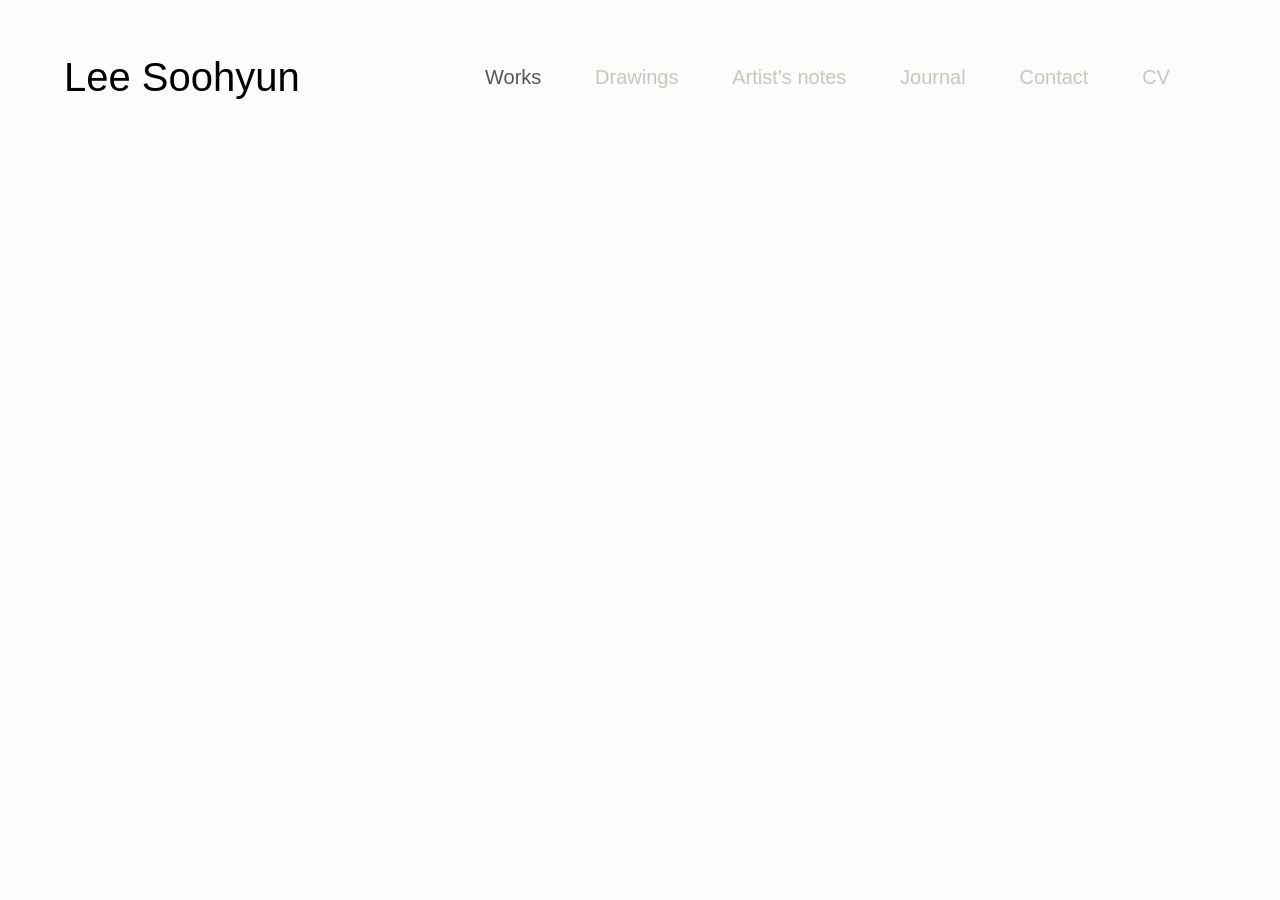
<file: index.html>
<!DOCTYPE html>
<html lang="ko">
<head>
    <meta charset="UTF-8">
    <meta name="viewport" content="width=device-width, initial-scale=1.0">
    <meta name="description" content="이수현 Lee Soohyun — 잔상(afterimage)을 그리는 작가의 웹 아카이브">
    <title>Lee Soohyun</title>
    <link rel="stylesheet" href="assets/css/style.css">
    <script src="assets/js/data.js" defer></script>
    <script src="assets/js/script.js" defer></script>
</head>

<body data-page="index">

    <!-- 상단 메뉴: 이름을 누르면 언제나 메인으로 -->
    <header class="site-header">
        <a href="index.html" class="logo">Lee Soohyun</a>
        <nav class="site-nav" aria-label="Main">
            <a href="works.html">Works</a>
            <span class="is-disabled" aria-disabled="true">Drawings</span>
            <span class="is-disabled" aria-disabled="true">Artist’s notes</span>
            <span class="is-disabled" aria-disabled="true">Journal</span>
            <span class="is-disabled" aria-disabled="true">Contact</span>
            <span class="is-disabled" aria-disabled="true">CV</span>
        </nav>
    </header>


</body>
</html>
</file>
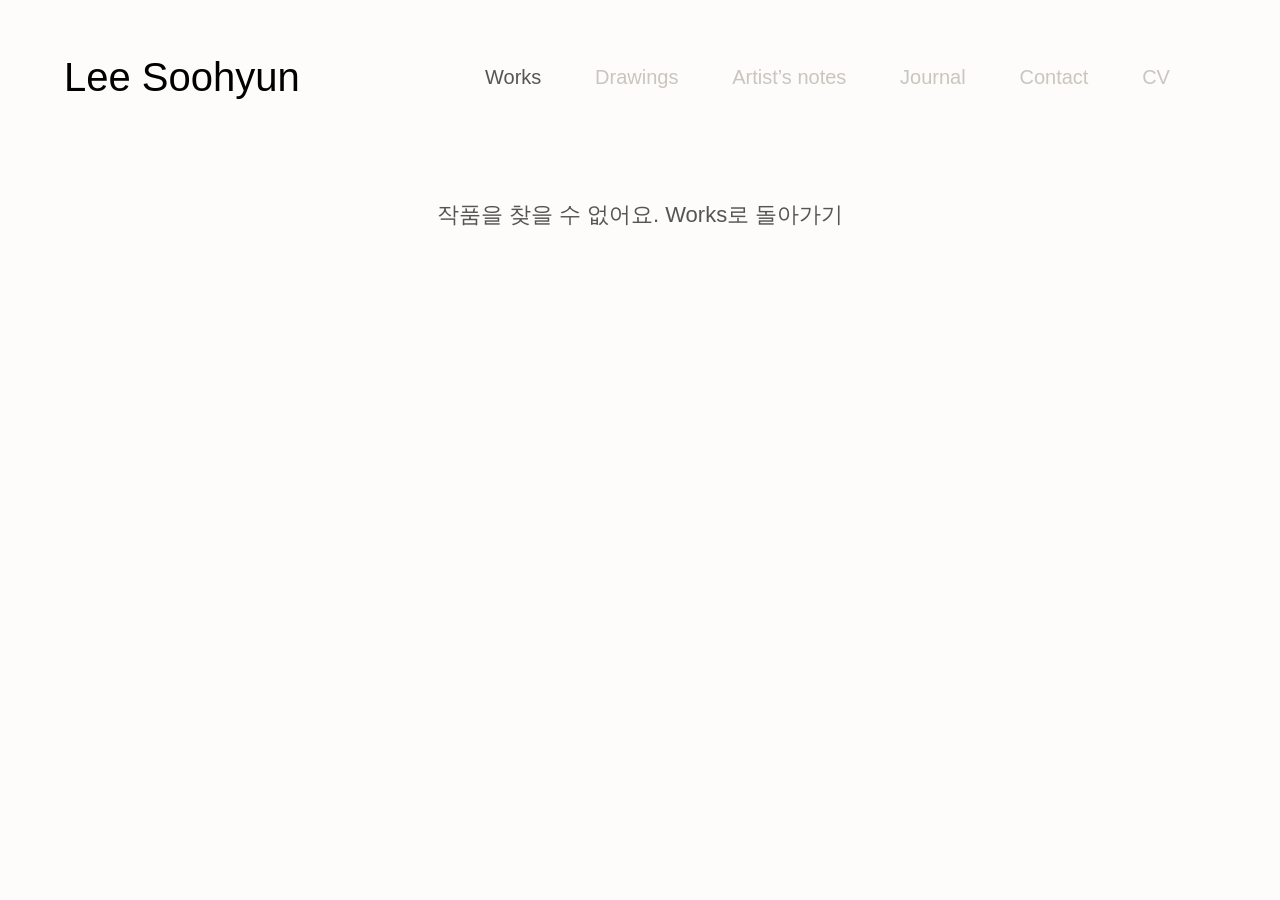
<file: work.html>
<!DOCTYPE html>
<html lang="ko">
<head>
    <meta charset="UTF-8">
    <meta name="viewport" content="width=device-width, initial-scale=1.0">
    <meta name="description" content="이수현 Lee Soohyun — 잔상(afterimage)을 그리는 작가의 웹 아카이브">
    <title>Works — Lee Soohyun</title>
    <link rel="stylesheet" href="assets/css/style.css">
    <script src="assets/js/data.js" defer></script>
    <script src="assets/js/script.js" defer></script>
</head>

<body data-page="work">

    <!-- 상단 메뉴: 이름을 누르면 언제나 메인으로 -->
    <header class="site-header">
        <a href="index.html" class="logo">Lee Soohyun</a>
        <nav class="site-nav" aria-label="Main">
            <a href="works.html">Works</a>
            <span class="is-disabled" aria-disabled="true">Drawings</span>
            <span class="is-disabled" aria-disabled="true">Artist’s notes</span>
            <span class="is-disabled" aria-disabled="true">Journal</span>
            <span class="is-disabled" aria-disabled="true">Contact</span>
            <span class="is-disabled" aria-disabled="true">CV</span>
        </nav>
    </header>

    <main class="container" id="detail"></main>

</body>
</html>
</file>
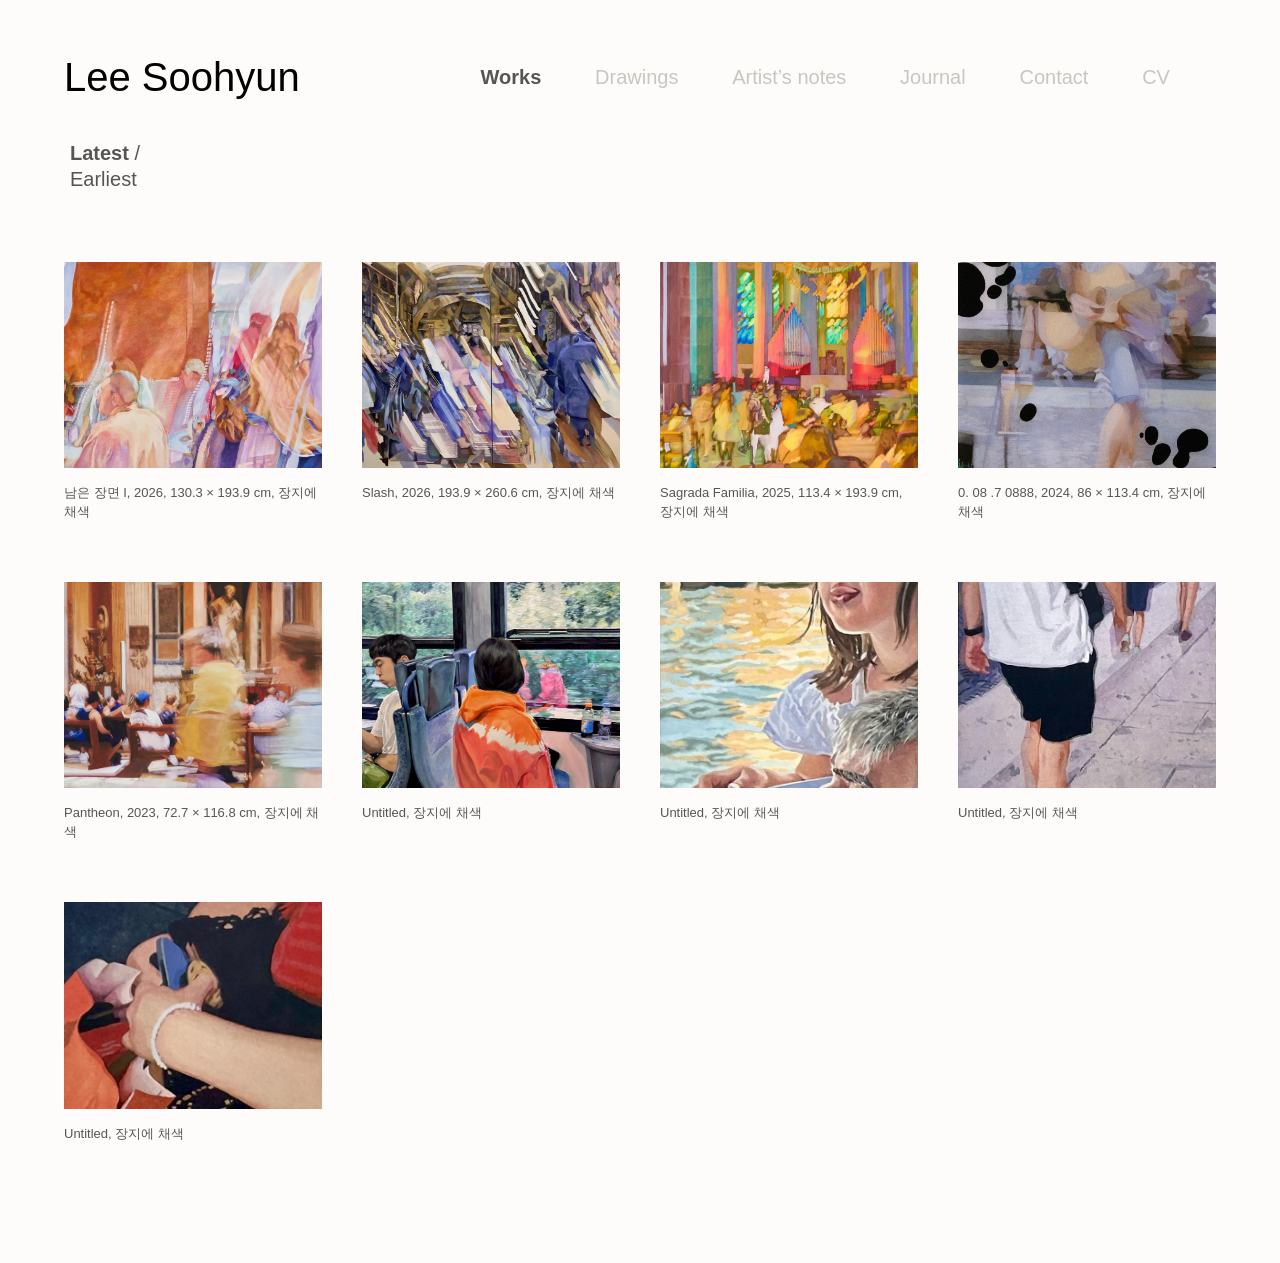
<file: works.html>
<!DOCTYPE html>
<html lang="ko">
<head>
    <meta charset="UTF-8">
    <meta name="viewport" content="width=device-width, initial-scale=1.0">
    <meta name="description" content="이수현 Lee Soohyun — 잔상(afterimage)을 그리는 작가의 웹 아카이브">
    <title>Works — Lee Soohyun</title>
    <link rel="stylesheet" href="assets/css/style.css">
    <script src="assets/js/data.js" defer></script>
    <script src="assets/js/script.js" defer></script>
</head>

<body data-page="works">

    <!-- 상단 메뉴: 이름을 누르면 언제나 메인으로 -->
    <header class="site-header">
        <a href="index.html" class="logo">Lee Soohyun</a>
        <nav class="site-nav" aria-label="Main">
            <a href="works.html" aria-current="page">Works</a>
            <span class="is-disabled" aria-disabled="true">Drawings</span>
            <span class="is-disabled" aria-disabled="true">Artist’s notes</span>
            <span class="is-disabled" aria-disabled="true">Journal</span>
            <span class="is-disabled" aria-disabled="true">Contact</span>
            <span class="is-disabled" aria-disabled="true">CV</span>
        </nav>
    </header>

    <main class="container">
        <div class="sort" role="group" aria-label="정렬">
            <button type="button" data-order="latest">Latest</button> /<br>
            <button type="button" data-order="earliest">Earliest</button>
        </div>
        <div class="grid" id="grid"></div>
    </main>

</body>
</html>
</file>
<file: assets/css/style.css>
/* =========================================================
   Lee Soohyun — Web Archive (기획안 기반)
   키워드: 잔상 — 흐릿한 레이어가 덮인 분위기 + 깔끔하게 정리된 이미지 배치
   ========================================================= */

:root {
    --bg: #fdfcfa;          /* 따뜻한 흰색 */
    --ink: #111111;
    --text: #555555;        /* 메뉴, 본문 회색 */
    --muted: #9a958e;
    --faint: #cfcac2;       /* 비활성 별 */
    --line: #555555;

    --font: Arial, Helvetica, "Apple SD Gothic Neo", "Malgun Gothic", sans-serif;
    --gutter: 5%;
}

* {
    margin: 0;
    padding: 0;
    box-sizing: border-box;
}

body {
    background: var(--bg);
    color: var(--ink);
    font-family: var(--font);
    min-height: 100vh;
    -webkit-font-smoothing: antialiased;
}

img {
    display: block;
    max-width: 100%;
}

a {
    color: inherit;
    text-decoration: none;
}

button {
    font: inherit;
    color: inherit;
    background: none;
    border: 0;
    cursor: pointer;
}

/* =========================================================
   상단 메뉴
   ========================================================= */
.site-header {
    position: relative;
    z-index: 50;
    width: 100%;
    padding: 55px var(--gutter) 40px;
    display: flex;
    align-items: center;
    justify-content: space-between;
    gap: 40px;
}

/* 메인 화면에서는 이미지 위에 겹쳐 놓음 */
.page-home .site-header {
    position: fixed;
    top: 0;
    left: 0;
    pointer-events: none;
}

.page-home .site-header a {
    pointer-events: auto;
}

.logo {
    font-size: 40px;
    font-weight: 400;
    color: #000;
    white-space: nowrap;
}

.site-nav {
    display: flex;
    align-items: center;
    gap: clamp(24px, 4.2vw, 72px);
    margin-right: 4%;
}

.site-nav a {
    font-size: 20px;
    color: var(--text);
    white-space: nowrap;
    transition: color 0.2s ease;
}

.site-nav a:hover {
    color: #000;
}

/* 아직 열리지 않은 탭 (제출용 버전) */
.site-nav .is-disabled {
    font-size: 20px;
    color: #c9c5bf;
    white-space: nowrap;
    cursor: default;
}

@media (max-width: 760px) {
    .site-nav .is-disabled { font-size: 16px; }
}

.site-nav a[aria-current="page"] {
    font-weight: 700;
    color: var(--text);
}

/* =========================================================
   메인 — 떠다니는 흐릿한 디테일 컷
   ========================================================= */
.drift-stage {
    position: fixed;
    inset: 0;
    overflow: hidden;
}

.frag {
    position: absolute;
    display: block;
    will-change: transform;
    cursor: pointer;
    /* 흐릿해졌다 조금 선명해졌다를 천천히 반복 */
    animation: breathe var(--dur, 12s) ease-in-out var(--delay, 0s) infinite alternate;
}

.frag img {
    width: 100%;
    height: auto;
    pointer-events: none;
    user-select: none;
}

@keyframes breathe {
    from { filter: blur(var(--b1, 2px)); opacity: var(--o1, 0.9); }
    to   { filter: blur(var(--b2, 7px)); opacity: var(--o2, 0.6); }
}

/* 마우스를 올리면 그 컷만 선명하게 */
.frag:hover,
.frag:focus-visible {
    z-index: 30 !important;
    filter: blur(0) !important;
    opacity: 1 !important;
    outline: none;
}

.drift-stage.has-focus .frag:not(:hover) {
    opacity: 0.35 !important;
}

/* 컷 위에 마우스를 올렸을 때 아래에 뜨는 작품 정보 */
.frag-caption {
    position: fixed;
    left: var(--gutter);
    bottom: 36px;
    z-index: 60;
    font-size: 14px;
    color: var(--text);
    opacity: 0;
    transition: opacity 0.3s ease;
    pointer-events: none;
}

.frag-caption.is-on {
    opacity: 1;
}

/* Artist's notes 배경용: 클릭되지 않는 옅은 버전 */
/* 화면 오른쪽 30% 안에서만 떠다님 */
.drift-stage.is-ambient {
    left: auto;
    top: 140px;
    width: 30%;
    pointer-events: none;
    z-index: 0;
}

.drift-stage.is-ambient .frag {
    cursor: default;
}

@media (max-width: 1300px) {
    .drift-stage.is-ambient { display: none; }
}

/* =========================================================
   공통 레이아웃
   ========================================================= */
.container {
    width: 100%;
    padding: 0 var(--gutter) 120px;
}

.sort {
    font-size: 20px;
    color: var(--text);
    line-height: 1.3;
    margin: 0 0 70px 6px;
}

.sort button {
    color: var(--text);
}

.sort button.is-active {
    font-weight: 700;
}

.empty {
    padding: 60px 0;
    text-align: center;
    font-size: 22px;
    color: var(--text);
}

/* =========================================================
   그리드 (Works · Drawings · Journal)
   ========================================================= */
.grid {
    display: grid;
    grid-template-columns: repeat(4, 1fr);
    gap: 60px 40px;
}

.tile {
    display: block;
}

.tile .cap {
    margin-top: 16px;
    font-size: 13px;
    line-height: 1.45;
    color: var(--text);
}

/* ---------- 잔상 효과 (장노출 궤적) ----------
   커서를 움직이는 동안에만 이미지 위에 캔버스를 띄워 번지는 궤적을 그림 */
.ai {
    position: relative;
    overflow: hidden;
    aspect-ratio: var(--ratio, 5 / 4);
    background: #eeebe6;
}

.ai img,
.ai canvas {
    position: absolute;
    inset: 0;
    width: 100%;
    height: 100%;
    object-fit: cover;
}

.ai .ai-trail {
    opacity: 0;
    pointer-events: none;
}

.ai.is-trailing .ai-trail {
    opacity: 1;
}

/* =========================================================
   작품 상세 / 사진 상세
   ========================================================= */
.detail {
    display: grid;
    grid-template-columns: minmax(0, 1.25fr) minmax(0, 1fr);
    gap: 8%;
    align-items: start;
    padding-top: 60px;
}

.detail-media img {
    width: 100%;
    height: auto;
}

.detail-info {
    max-width: 420px;
    padding-top: 12px;
}

.detail-info h1 {
    font-size: 20px;
    font-weight: 400;
    color: #000;
    margin-bottom: 40px;
}

.detail-info .meta {
    font-size: 16px;
    line-height: 1.4;
    color: var(--text);
    padding-bottom: 14px;
    border-bottom: 1px solid var(--line);
    white-space: pre-line;
}

.detail-info .comment {
    margin-top: 40px;
    font-size: 16px;
    line-height: 1.6;
    color: var(--text);
    white-space: pre-line;
}

.detail-cuts {
    display: grid;
    grid-template-columns: repeat(2, minmax(0, 380px));
    justify-content: center;
    gap: 140px;
    margin-top: 160px;
}

.detail-cuts img {
    width: 100%;
    height: auto;
}

.detail-nav {
    display: flex;
    justify-content: space-between;
    margin-top: 120px;
    font-size: 15px;
    color: var(--text);
}

.detail-nav a:hover {
    color: #000;
}

.section-label {
    margin: 140px 0 30px;
    text-align: center;
    font-size: 18px;
    color: var(--text);
}

.grid--three {
    grid-template-columns: repeat(3, 1fr);
}

/* =========================================================
   Journal — 별점
   ========================================================= */
.star-tabs {
    display: flex;
    justify-content: center;
    align-items: baseline;
    gap: 28px;
    font-size: 28px;
    letter-spacing: 2px;
    color: var(--faint);
}

.star-tabs button,
.star-tabs a {
    color: var(--faint);
    transition: color 0.2s ease;
}

.star-tabs button:hover,
.star-tabs a:hover {
    color: var(--text);
}

.star-tabs button.is-active,
.star-tabs a.is-active {
    color: #333;
}

.star-tabs .all {
    font-size: 16px;
    letter-spacing: 0;
}

.star-legend {
    margin: 14px 0 70px;
    text-align: center;
    font-size: 13px;
    color: var(--muted);
}

/* 방문자 별점 */
.rate {
    margin-top: 80px;
    text-align: right;
}

.rate-options {
    display: inline-flex;
    gap: 22px;
    font-size: 26px;
    letter-spacing: 1px;
}

.rate-options button {
    color: #222;
    transition: transform 0.15s ease;
}

.rate-options button:hover {
    transform: translateY(-2px);
}

.rate-options button.is-chosen {
    color: #222;
}

.rate-note {
    margin-top: 12px;
    font-size: 13px;
    color: var(--muted);
}

/* =========================================================
   Artist's notes
   ========================================================= */
.notes {
    position: relative;
    z-index: 1;
    max-width: 920px;
    padding: 60px 0 0 1%;
}

.notes p {
    font-size: 17px;
    line-height: 1.75;
    color: var(--text);
    margin-bottom: 1.4em;
    word-break: keep-all;
}

.notes p[lang="en"] {
    color: #222;
}

.notes p + p[lang="en"] {
    margin-top: 2.6em;
}

/* =========================================================
   Contact
   ========================================================= */
.contact {
    text-align: center;
    padding-top: 20px;
}

.contact img {
    width: min(1100px, 100%);
    aspect-ratio: 2.15 / 1;
    object-fit: cover;
    margin: 0 auto;
}

.contact-lines {
    margin-top: 44px;
    font-size: 20px;
    line-height: 2.4;
}

.contact-lines a:hover {
    color: var(--text);
}

/* =========================================================
   CV
   ========================================================= */
.cv {
    text-align: center;
    padding-top: 70px;
    font-size: 18px;
    line-height: 1.45;
    color: var(--text);
}

.cv h1 {
    font-size: 19px;
    color: #000;
    margin-bottom: 44px;
}

.cv h2 {
    font-size: 19px;
    color: #000;
    margin: 36px 0 4px;
}

.cv .tbd {
    color: var(--muted);
}

/* =========================================================
   반응형
   ========================================================= */
@media (max-width: 1100px) {
    .site-header {
        flex-direction: column;
        align-items: flex-start;
        gap: 28px;
        padding: 40px var(--gutter) 36px;
    }

    .site-nav {
        flex-wrap: wrap;
        gap: 14px 30px;
        margin-right: 0;
    }

    .grid {
        grid-template-columns: repeat(3, 1fr);
    }
}

@media (max-width: 760px) {
    :root {
        --gutter: 20px;
    }

    .logo { font-size: 30px; }
    .site-nav a { font-size: 16px; }

    .grid,
    .grid--three {
        grid-template-columns: repeat(2, 1fr);
        gap: 36px 16px;
    }

    .detail {
        grid-template-columns: 1fr;
        gap: 36px;
        padding-top: 20px;
    }

    .detail-cuts {
        grid-template-columns: 1fr;
        gap: 40px;
        margin-top: 80px;
    }

    .drift-stage.is-ambient {
        display: none;
    }

    .sort { margin-bottom: 40px; font-size: 15px; }   /* 휴대폰에서만 Latest / Earliest 작게 */
    .contact-lines { font-size: 16px; }
}

@media (prefers-reduced-motion: reduce) {
    .frag { animation: none; filter: blur(3px); }
}
</file>
